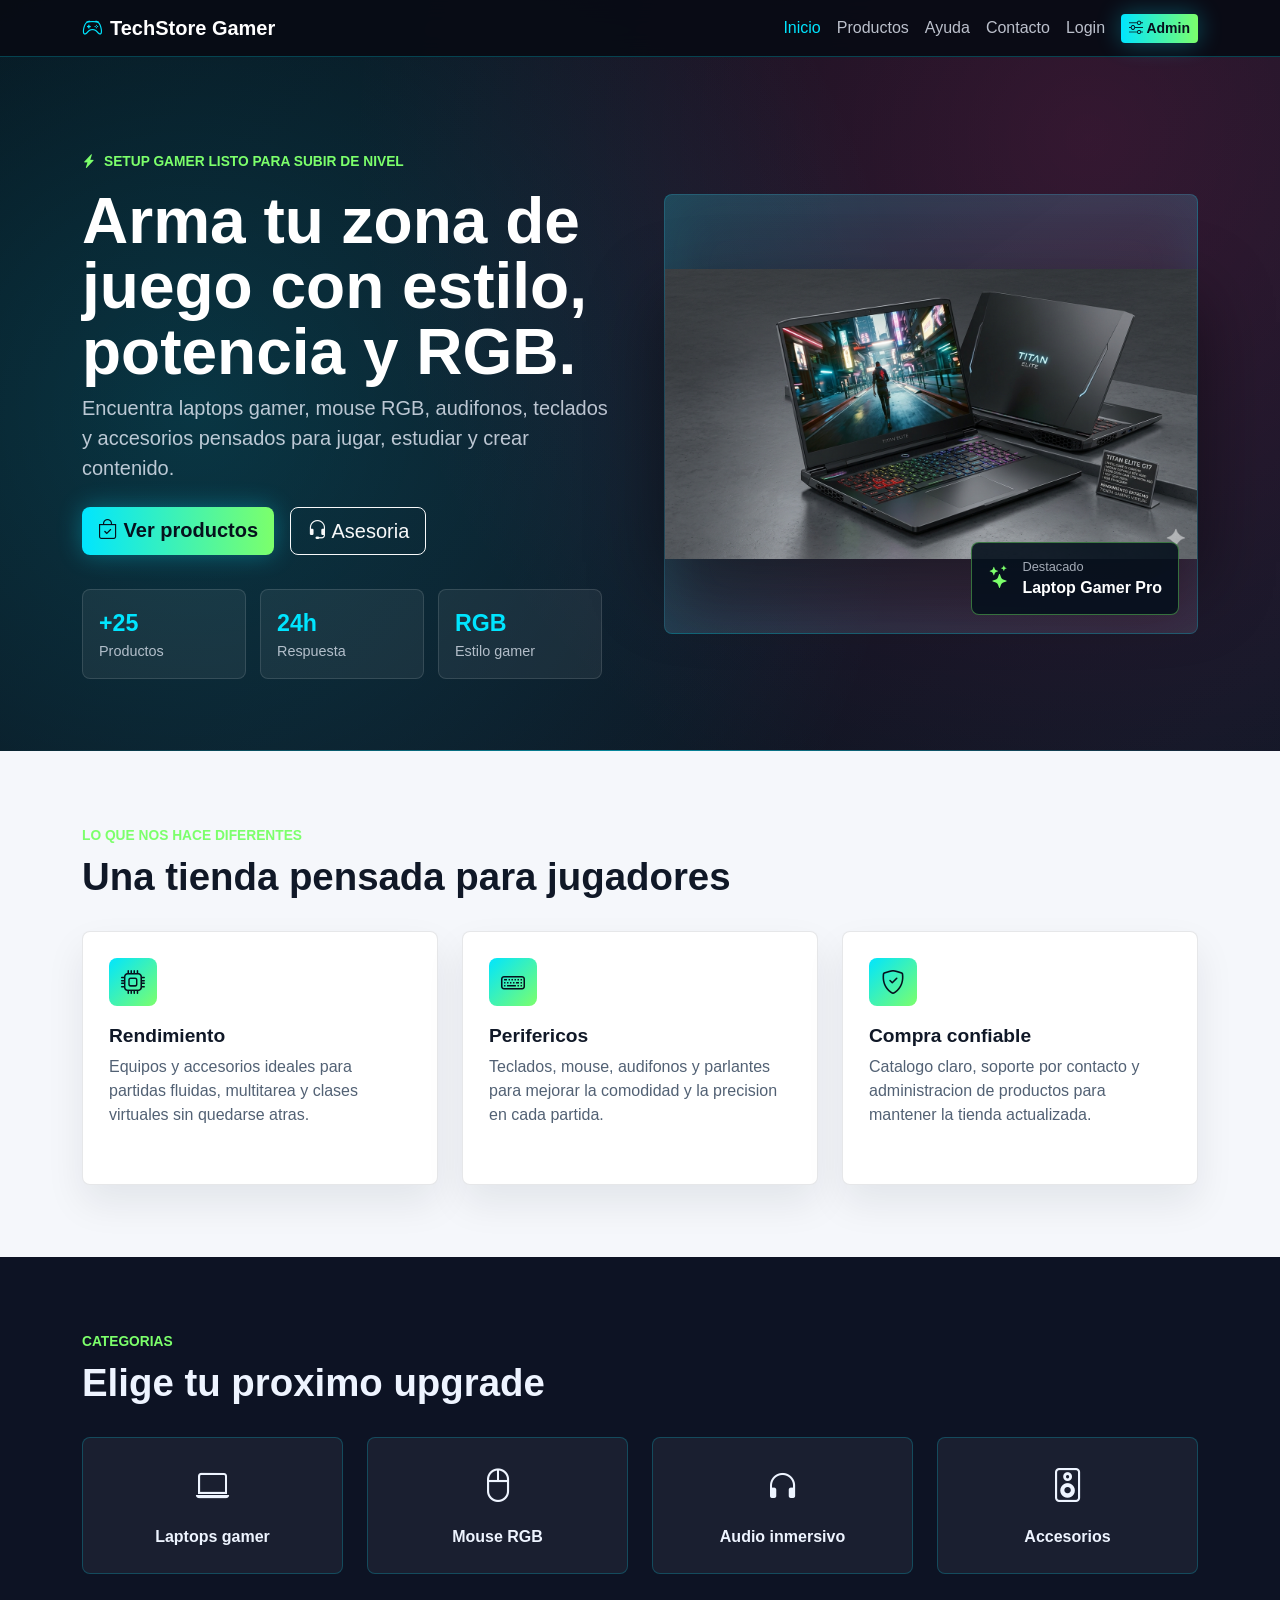
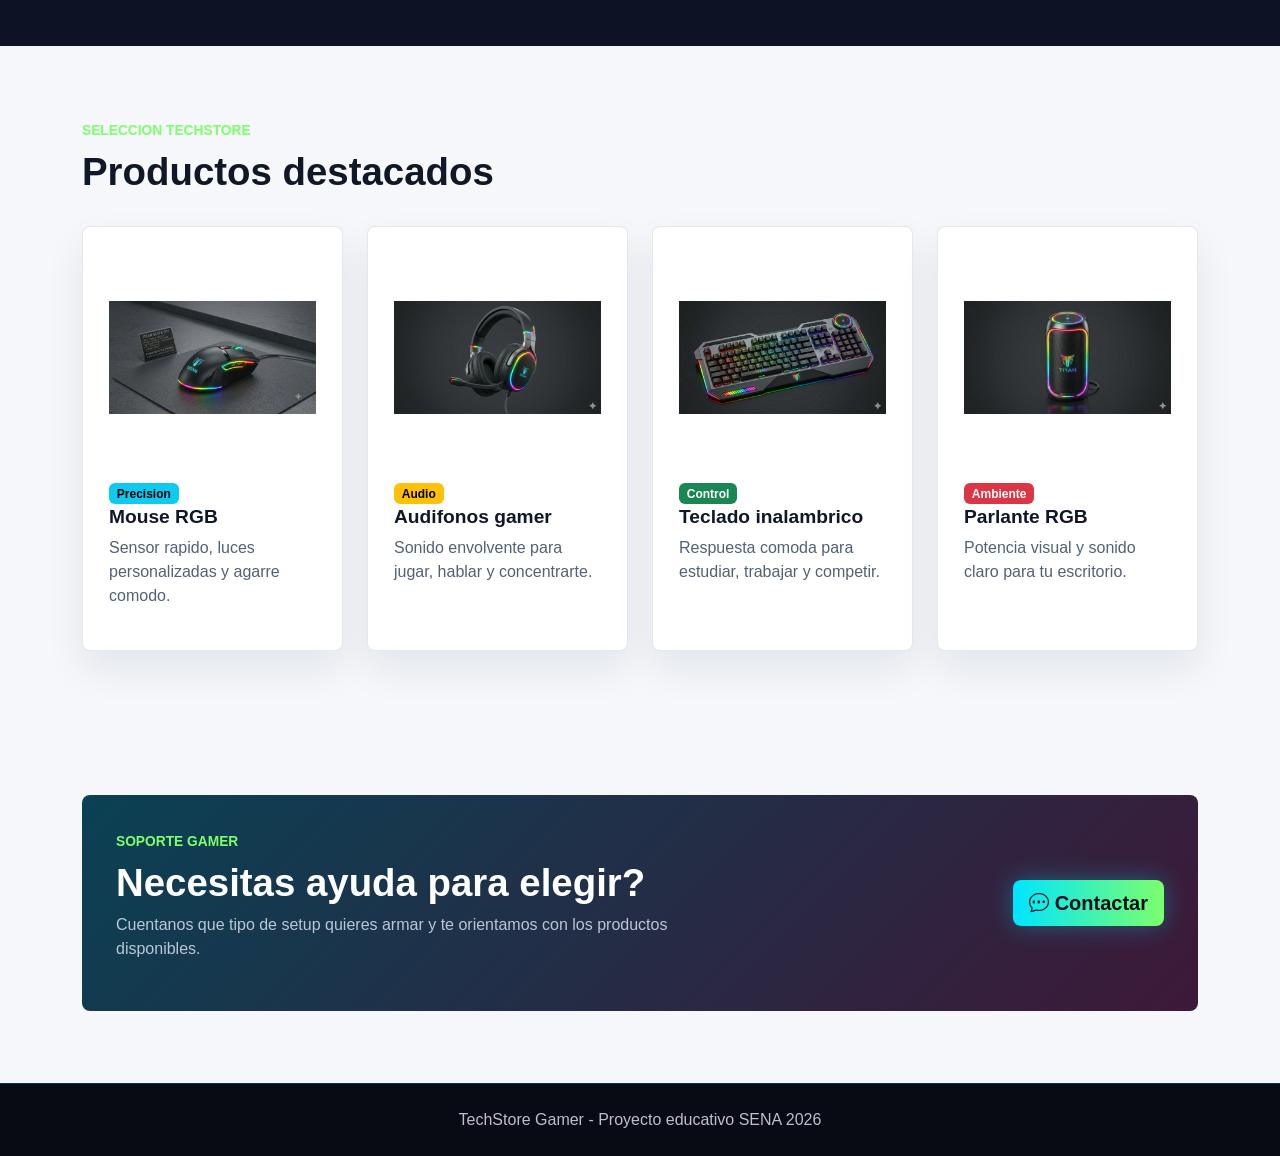
<file: frontend/index.html>
<!doctype html>
<html lang="es">
  <head>
    <meta charset="UTF-8" />
    <meta name="viewport" content="width=device-width, initial-scale=1" />
    <meta
      name="description"
      content="TechStore Gamer, tienda virtual de accesorios, perifericos y equipos para jugadores."
    />
    <title>TechStore Gamer - Tienda Online</title>
    <link
      href="https://cdn.jsdelivr.net/npm/bootstrap@5.3.7/dist/css/bootstrap.min.css"
      rel="stylesheet"
    />
    <link
      rel="stylesheet"
      href="https://cdn.jsdelivr.net/npm/bootstrap-icons@1.11.3/font/bootstrap-icons.min.css"
    />
    <link rel="stylesheet" href="css/estilos.css" />
  </head>

  <body class="gamer-page">
    <nav class="navbar navbar-expand-lg navbar-dark gamer-navbar">
      <div class="container">
        <a class="navbar-brand fw-bold d-flex align-items-center gap-2" href="index.html">
          <i class="bi bi-controller"></i>
          TechStore Gamer
        </a>
        <button
          class="navbar-toggler"
          type="button"
          data-bs-toggle="collapse"
          data-bs-target="#menuPrincipal"
          aria-controls="menuPrincipal"
          aria-expanded="false"
          aria-label="Abrir menu de navegacion"
        >
          <span class="navbar-toggler-icon"></span>
        </button>

        <div class="collapse navbar-collapse" id="menuPrincipal">
          <ul class="navbar-nav ms-auto align-items-lg-center">
            <li class="nav-item">
              <a class="nav-link active" aria-current="page" href="index.html">
                Inicio
              </a>
            </li>
            <li class="nav-item">
              <a class="nav-link" href="productos.html">Productos</a>
            </li>
            <li class="nav-item">
              <a class="nav-link" href="ayuda.html">Ayuda</a>
            </li>
            <li class="nav-item">
              <a class="nav-link" href="contacto.html">Contacto</a>
            </li>
            <li class="nav-item">
              <a class="nav-link" href="login.html">Login</a>
            </li>
            <li class="nav-item ms-lg-2">
              <a class="btn btn-neon btn-sm" href="admin-productos.html">
                <i class="bi bi-sliders"></i>
                Admin
              </a>
            </li>
          </ul>
        </div>
      </div>
    </nav>

    <main>
      <section class="hero-gamer">
        <div class="container">
          <div class="row align-items-center g-5">
            <div class="col-lg-6">
              <span class="hero-badge">
                <i class="bi bi-lightning-charge-fill"></i>
                Setup gamer listo para subir de nivel
              </span>
              <h1 class="display-4 fw-bold mt-3">
                Arma tu zona de juego con estilo, potencia y RGB.
              </h1>
              <p class="lead hero-copy">
                Encuentra laptops gamer, mouse RGB, audifonos, teclados y
                accesorios pensados para jugar, estudiar y crear contenido.
              </p>
              <div class="d-flex flex-wrap gap-3 mt-4">
                <a class="btn btn-neon btn-lg" href="productos.html">
                  <i class="bi bi-bag-check"></i>
                  Ver productos
                </a>
                <a class="btn btn-outline-light btn-lg" href="contacto.html">
                  <i class="bi bi-headset"></i>
                  Asesoria
                </a>
              </div>

              <div class="hero-stats">
                <div>
                  <strong>+25</strong>
                  <span>Productos</span>
                </div>
                <div>
                  <strong>24h</strong>
                  <span>Respuesta</span>
                </div>
                <div>
                  <strong>RGB</strong>
                  <span>Estilo gamer</span>
                </div>
              </div>
            </div>

            <div class="col-lg-6">
              <div class="hero-product">
                <img
                  src="img/laptogamer.png"
                  alt="Laptop gamer destacada de TechStore"
                />
                <div class="floating-offer">
                  <i class="bi bi-stars"></i>
                  <div>
                    <span>Destacado</span>
                    <strong>Laptop Gamer Pro</strong>
                  </div>
                </div>
              </div>
            </div>
          </div>
        </div>
      </section>

      <section class="gamer-section">
        <div class="container">
          <div class="section-heading">
            <span class="section-kicker">Lo que nos hace diferentes</span>
            <h2>Una tienda pensada para jugadores</h2>
          </div>

          <div class="row g-4">
            <div class="col-md-4">
              <article class="feature-card h-100">
                <i class="bi bi-cpu"></i>
                <h3>Rendimiento</h3>
                <p>
                  Equipos y accesorios ideales para partidas fluidas,
                  multitarea y clases virtuales sin quedarse atras.
                </p>
              </article>
            </div>

            <div class="col-md-4">
              <article class="feature-card h-100">
                <i class="bi bi-keyboard"></i>
                <h3>Perifericos</h3>
                <p>
                  Teclados, mouse, audifonos y parlantes para mejorar la
                  comodidad y la precision en cada partida.
                </p>
              </article>
            </div>

            <div class="col-md-4">
              <article class="feature-card h-100">
                <i class="bi bi-shield-check"></i>
                <h3>Compra confiable</h3>
                <p>
                  Catalogo claro, soporte por contacto y administracion de
                  productos para mantener la tienda actualizada.
                </p>
              </article>
            </div>
          </div>
        </div>
      </section>

      <section class="gamer-section section-dark">
        <div class="container">
          <div class="section-heading">
            <span class="section-kicker">Categorias</span>
            <h2>Elige tu proximo upgrade</h2>
          </div>

          <div class="row g-4">
            <div class="col-sm-6 col-lg-3">
              <a class="category-tile" href="productos.html">
                <i class="bi bi-laptop"></i>
                <span>Laptops gamer</span>
              </a>
            </div>
            <div class="col-sm-6 col-lg-3">
              <a class="category-tile" href="productos.html">
                <i class="bi bi-mouse2"></i>
                <span>Mouse RGB</span>
              </a>
            </div>
            <div class="col-sm-6 col-lg-3">
              <a class="category-tile" href="productos.html">
                <i class="bi bi-headphones"></i>
                <span>Audio inmersivo</span>
              </a>
            </div>
            <div class="col-sm-6 col-lg-3">
              <a class="category-tile" href="productos.html">
                <i class="bi bi-speaker"></i>
                <span>Accesorios</span>
              </a>
            </div>
          </div>
        </div>
      </section>

      <section class="gamer-section">
        <div class="container">
          <div class="section-heading">
            <span class="section-kicker">Seleccion TechStore</span>
            <h2>Productos destacados</h2>
          </div>

          <div class="row g-4">
            <div class="col-md-6 col-lg-3">
              <div class="product-highlight h-100">
                <img src="img/mousergb.png" alt="Mouse RGB gamer" />
                <div>
                  <span class="badge text-bg-info">Precision</span>
                  <h3>Mouse RGB</h3>
                  <p>Sensor rapido, luces personalizadas y agarre comodo.</p>
                </div>
              </div>
            </div>

            <div class="col-md-6 col-lg-3">
              <div class="product-highlight h-100">
                <img src="img/Audifonos.png" alt="Audifonos gamer" />
                <div>
                  <span class="badge text-bg-warning">Audio</span>
                  <h3>Audifonos gamer</h3>
                  <p>Sonido envolvente para jugar, hablar y concentrarte.</p>
                </div>
              </div>
            </div>

            <div class="col-md-6 col-lg-3">
              <div class="product-highlight h-100">
                <img src="img/tecladoinalámbrico.png" alt="Teclado gamer" />
                <div>
                  <span class="badge text-bg-success">Control</span>
                  <h3>Teclado inalambrico</h3>
                  <p>Respuesta comoda para estudiar, trabajar y competir.</p>
                </div>
              </div>
            </div>

            <div class="col-md-6 col-lg-3">
              <div class="product-highlight h-100">
                <img src="img/Parlante.png" alt="Parlante gamer" />
                <div>
                  <span class="badge text-bg-danger">Ambiente</span>
                  <h3>Parlante RGB</h3>
                  <p>Potencia visual y sonido claro para tu escritorio.</p>
                </div>
              </div>
            </div>
          </div>
        </div>
      </section>

      <section class="cta-gamer">
        <div class="container">
          <div class="cta-panel">
            <div>
              <span class="section-kicker">Soporte gamer</span>
              <h2>Necesitas ayuda para elegir?</h2>
              <p>
                Cuentanos que tipo de setup quieres armar y te orientamos con
                los productos disponibles.
              </p>
            </div>
            <a class="btn btn-neon btn-lg" href="contacto.html">
              <i class="bi bi-chat-dots"></i>
              Contactar
            </a>
          </div>
        </div>
      </section>
    </main>

    <footer class="gamer-footer text-center py-4">
      <div class="container">
        <p class="mb-0">TechStore Gamer - Proyecto educativo SENA 2026</p>
      </div>
    </footer>

    <script src="js/script.js"></script>
    <script src="https://cdn.jsdelivr.net/npm/bootstrap@5.3.7/dist/js/bootstrap.bundle.min.js"></script>
  </body>
</html>
</file>
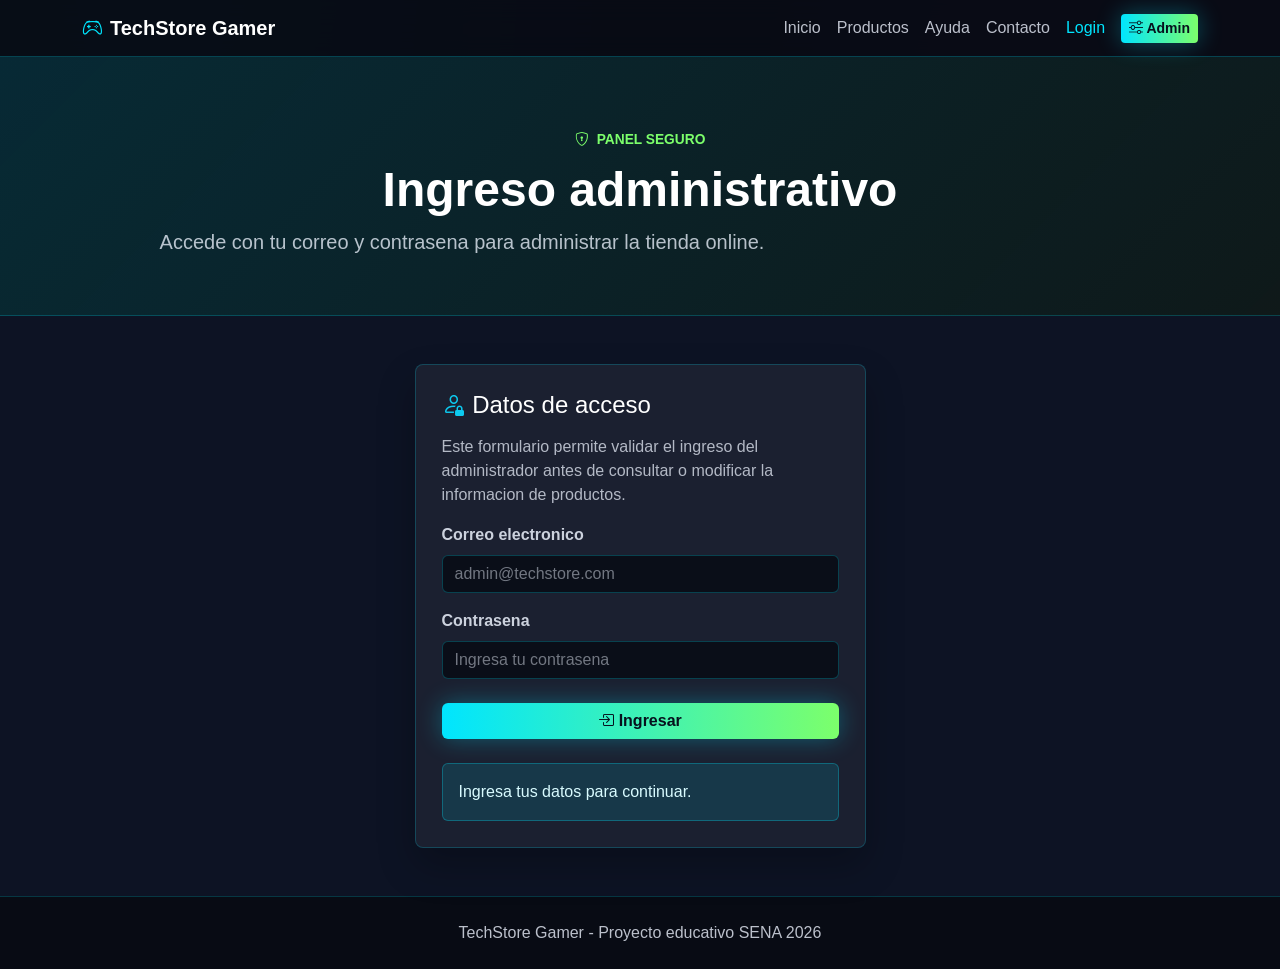
<file: frontend/admin-productos.html>
<!doctype html>
<html lang="es">
  <head>
    <meta charset="UTF-8" />
    <meta name="viewport" content="width=device-width, initial-scale=1" />
    <meta
      name="description"
      content="Pagina de administracion de productos para TechStore Gamer."
    />
    <title>Administracion de productos - TechStore Gamer</title>
    <script src="js/auth.js"></script>
    <link
      href="https://cdn.jsdelivr.net/npm/bootstrap@5.3.7/dist/css/bootstrap.min.css"
      rel="stylesheet"
    />
    <link
      rel="stylesheet"
      href="https://cdn.jsdelivr.net/npm/bootstrap-icons@1.11.3/font/bootstrap-icons.min.css"
    />
    <link rel="stylesheet" href="css/estilos.css" />
  </head>

  <body class="gamer-page inner-page">
    <nav class="navbar navbar-expand-lg navbar-dark gamer-navbar">
      <div class="container">
        <a class="navbar-brand fw-bold d-flex align-items-center gap-2" href="index.html">
          <i class="bi bi-controller"></i>
          TechStore Gamer
        </a>
        <button
          class="navbar-toggler"
          type="button"
          data-bs-toggle="collapse"
          data-bs-target="#menuPrincipal"
          aria-controls="menuPrincipal"
          aria-expanded="false"
          aria-label="Abrir menu de navegacion"
        >
          <span class="navbar-toggler-icon"></span>
        </button>

        <div class="collapse navbar-collapse" id="menuPrincipal">
          <ul class="navbar-nav ms-auto align-items-lg-center">
            <li class="nav-item">
              <a class="nav-link" href="index.html">Inicio</a>
            </li>
            <li class="nav-item">
              <a class="nav-link" href="productos.html">Productos</a>
            </li>
            <li class="nav-item">
              <a class="nav-link" href="ayuda.html">Ayuda</a>
            </li>
            <li class="nav-item">
              <a class="nav-link" href="contacto.html">Contacto</a>
            </li>
            <li class="nav-item">
              <a class="nav-link" href="login.html">Login</a>
            </li>
            <li class="nav-item">
              <a
                class="nav-link active"
                aria-current="page"
                href="admin-productos.html"
              >
                <i class="bi bi-sliders"></i>
                Admin
              </a>
            </li>
            <li class="nav-item ms-lg-3">
              <button
                type="button"
                class="btn btn-outline-light"
                id="btnCerrarSesion"
              >
                <i class="bi bi-box-arrow-right"></i>
                Cerrar sesion
              </button>
            </li>
          </ul>
        </div>
      </div>
    </nav>

    <main>
      <section class="page-hero">
        <div class="container text-center">
          <span class="section-kicker justify-content-center">
            <i class="bi bi-tools"></i>
            Gestion gamer
          </span>
          <h1 class="display-5 fw-bold">Administracion de productos</h1>
          <p class="lead mb-0">
            Registra, consulta y organiza los productos de TechStore Gamer.
          </p>
        </div>
      </section>

      <section class="support-section py-5">
        <div class="container">
          <div class="row g-4">
            <div class="col-lg-5">
              <div class="card gamer-card">
                <div class="card-body">
                  <h2 class="h4 mb-4">
                    <i class="bi bi-plus-square text-info"></i>
                    Formulario de producto
                  </h2>

                  <form id="formProducto">
                    <div class="mb-3">
                      <label for="nombre" class="form-label">Nombre</label>
                      <input
                        type="text"
                        class="form-control"
                        id="nombre"
                        name="nombre"
                        required
                      />
                    </div>

                    <div class="mb-3">
                      <label for="descripcion" class="form-label">
                        Descripcion
                      </label>
                      <textarea
                        class="form-control"
                        id="descripcion"
                        name="descripcion"
                        rows="3"
                        required
                      ></textarea>
                    </div>

                    <div class="row">
                      <div class="col-md-6 mb-3">
                        <label for="precio" class="form-label">Precio</label>
                        <input
                          type="number"
                          class="form-control"
                          id="precio"
                          name="precio"
                          min="0"
                          step="0.01"
                          required
                        />
                      </div>

                      <div class="col-md-6 mb-3">
                        <label for="stock" class="form-label">Stock</label>
                        <input
                          type="number"
                          class="form-control"
                          id="stock"
                          name="stock"
                          min="0"
                          required
                        />
                      </div>
                    </div>

                    <div class="mb-3">
                      <label for="categoria" class="form-label">
                        Categoria
                      </label>
                      <input
                        type="text"
                        class="form-control"
                        id="categoria"
                        name="categoria"
                        required
                      />
                    </div>

                    <div class="mb-4">
                      <label for="imagen" class="form-label">Imagen</label>
                      <input
                        type="text"
                        class="form-control"
                        id="imagen"
                        name="imagen"
                        placeholder="img/producto.jpg"
                        required
                      />
                    </div>

                    <button type="submit" class="btn btn-neon w-100">
                      <i class="bi bi-save"></i>
                      Guardar producto
                    </button>
                  </form>
                </div>
              </div>
            </div>

            <div class="col-lg-7">
              <h2 class="h4 mb-4">
                <i class="bi bi-table text-warning"></i>
                Listado de productos
              </h2>

              <div class="table-responsive gamer-table-wrap">
                <table class="table table-dark table-striped table-bordered align-middle mb-0">
                  <thead>
                    <tr>
                      <th>Nombre</th>
                      <th>Categoria</th>
                      <th>Precio</th>
                      <th>Stock</th>
                      <th>Acciones</th>
                    </tr>
                  </thead>
                  <tbody id="tablaProductos">
                    <tr>
                      <td>Portatil estudiantil</td>
                      <td>Computadores</td>
                      <td>$1.850.000</td>
                      <td>8</td>
                      <td>
                        <button type="button" class="btn btn-warning btn-sm">
                          Editar
                        </button>
                        <button type="button" class="btn btn-danger btn-sm">
                          Eliminar
                        </button>
                      </td>
                    </tr>
                    <tr>
                      <td>Mouse inalambrico</td>
                      <td>Accesorios</td>
                      <td>$45.000</td>
                      <td>20</td>
                      <td>
                        <button type="button" class="btn btn-warning btn-sm">
                          Editar
                        </button>
                        <button type="button" class="btn btn-danger btn-sm">
                          Eliminar
                        </button>
                      </td>
                    </tr>
                  </tbody>
                </table>
              </div>
            </div>
          </div>
        </div>
      </section>
    </main>

    <footer class="gamer-footer text-center py-4">
      <div class="container">
        <p class="mb-0">TechStore Gamer - Proyecto educativo SENA 2026</p>
      </div>
    </footer>

    <script src="js/script.js"></script>
    <script src="js/productos.js"></script>
    <script src="https://cdn.jsdelivr.net/npm/bootstrap@5.3.7/dist/js/bootstrap.bundle.min.js"></script>
  </body>
</html>
</file>
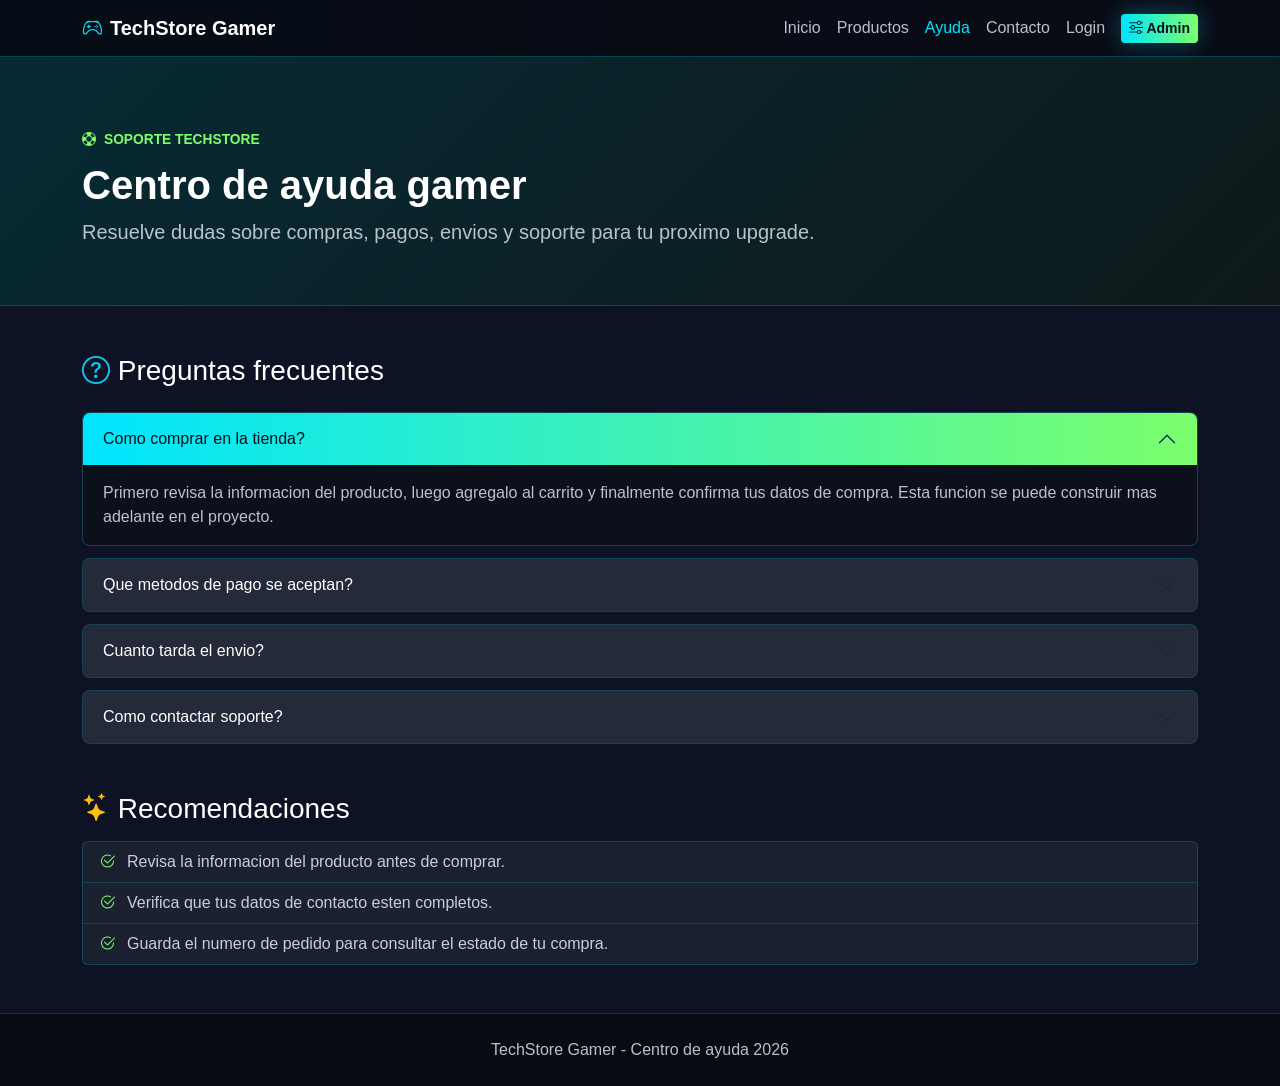
<file: frontend/ayuda.html>
<!doctype html>
<html lang="es">
  <head>
    <meta charset="UTF-8" />
    <meta name="viewport" content="width=device-width, initial-scale=1" />
    <meta
      name="description"
      content="Centro de ayuda de una tienda online basica."
    />
    <title>Centro de ayuda - TechStore</title>
    <link
      href="https://cdn.jsdelivr.net/npm/bootstrap@5.3.7/dist/css/bootstrap.min.css"
      rel="stylesheet"
    />
    <link
      rel="stylesheet"
      href="https://cdn.jsdelivr.net/npm/bootstrap-icons@1.11.3/font/bootstrap-icons.min.css"
    />
    <link rel="stylesheet" href="css/estilos.css" />
  </head>

  <body class="gamer-page inner-page">
    <nav class="navbar navbar-expand-lg navbar-dark gamer-navbar">
      <div class="container">
        <a class="navbar-brand fw-bold d-flex align-items-center gap-2" href="index.html">
          <i class="bi bi-controller"></i>
          TechStore Gamer
        </a>
        <button
          class="navbar-toggler"
          type="button"
          data-bs-toggle="collapse"
          data-bs-target="#menuPrincipal"
          aria-controls="menuPrincipal"
          aria-expanded="false"
          aria-label="Abrir menu de navegacion"
        >
          <span class="navbar-toggler-icon"></span>
        </button>

        <div class="collapse navbar-collapse" id="menuPrincipal">
          <ul class="navbar-nav ms-auto align-items-lg-center">
            <li class="nav-item">
              <a class="nav-link" href="index.html">Inicio</a>
            </li>
            <li class="nav-item">
              <a class="nav-link" href="productos.html">Productos</a>
            </li>
            <li class="nav-item">
              <a class="nav-link active" aria-current="page" href="ayuda.html">
                Ayuda
              </a>
            </li>
            <li class="nav-item">
              <a class="nav-link" href="contacto.html">Contacto</a>
            </li>
            <li class="nav-item">
              <a class="nav-link" href="login.html">Login</a>
            </li>
            <li class="nav-item ms-lg-2">
              <a class="btn btn-neon btn-sm" href="admin-productos.html">
                <i class="bi bi-sliders"></i>
                Admin
              </a>
            </li>
          </ul>
        </div>
      </div>
    </nav>

    <main>
      <section class="page-hero">
        <div class="container">
          <span class="section-kicker">
            <i class="bi bi-life-preserver"></i>
            Soporte TechStore
          </span>
          <h1 class="display-6 fw-bold">Centro de ayuda gamer</h1>
          <p class="lead mb-0">
            Resuelve dudas sobre compras, pagos, envios y soporte para tu
            proximo upgrade.
          </p>
        </div>
      </section>

      <section class="support-section py-5">
        <div class="container">
          <h2 class="h3 mb-4">
            <i class="bi bi-question-circle text-info"></i>
            Preguntas frecuentes
          </h2>

          <div class="accordion gamer-accordion" id="preguntasFrecuentes">
            <div class="accordion-item">
              <h3 class="accordion-header">
                <button
                  class="accordion-button"
                  type="button"
                  data-bs-toggle="collapse"
                  data-bs-target="#preguntaUno"
                  aria-expanded="true"
                  aria-controls="preguntaUno"
                >
                  Como comprar en la tienda?
                </button>
              </h3>
              <div
                id="preguntaUno"
                class="accordion-collapse collapse show"
                data-bs-parent="#preguntasFrecuentes"
              >
                <div class="accordion-body">
                  Primero revisa la informacion del producto, luego agregalo al
                  carrito y finalmente confirma tus datos de compra. Esta
                  funcion se puede construir mas adelante en el proyecto.
                </div>
              </div>
            </div>

            <div class="accordion-item">
              <h3 class="accordion-header">
                <button
                  class="accordion-button collapsed"
                  type="button"
                  data-bs-toggle="collapse"
                  data-bs-target="#preguntaDos"
                  aria-expanded="false"
                  aria-controls="preguntaDos"
                >
                  Que metodos de pago se aceptan?
                </button>
              </h3>
              <div
                id="preguntaDos"
                class="accordion-collapse collapse"
                data-bs-parent="#preguntasFrecuentes"
              >
                <div class="accordion-body">
                  En una tienda real se podrian aceptar pagos con tarjeta,
                  transferencia o pago contra entrega. Por ahora esta pagina es
                  una maqueta educativa.
                </div>
              </div>
            </div>

            <div class="accordion-item">
              <h3 class="accordion-header">
                <button
                  class="accordion-button collapsed"
                  type="button"
                  data-bs-toggle="collapse"
                  data-bs-target="#preguntaTres"
                  aria-expanded="false"
                  aria-controls="preguntaTres"
                >
                  Cuanto tarda el envio?
                </button>
              </h3>
              <div
                id="preguntaTres"
                class="accordion-collapse collapse"
                data-bs-parent="#preguntasFrecuentes"
              >
                <div class="accordion-body">
                  El tiempo de envio depende de la ciudad y del servicio de
                  transporte. Como ejemplo, podria tardar entre 2 y 5 dias
                  habiles.
                </div>
              </div>
            </div>

            <div class="accordion-item">
              <h3 class="accordion-header">
                <button
                  class="accordion-button collapsed"
                  type="button"
                  data-bs-toggle="collapse"
                  data-bs-target="#preguntaCuatro"
                  aria-expanded="false"
                  aria-controls="preguntaCuatro"
                >
                  Como contactar soporte?
                </button>
              </h3>
              <div
                id="preguntaCuatro"
                class="accordion-collapse collapse"
                data-bs-parent="#preguntasFrecuentes"
              >
                <div class="accordion-body">
                  Puedes ir a la pagina de contacto y enviar tus datos para que
                  el equipo de soporte revise tu solicitud.
                </div>
              </div>
            </div>
          </div>
        </div>
      </section>

      <section class="support-section pb-5">
        <div class="container">
          <h2 class="h3 mb-3">
            <i class="bi bi-stars text-warning"></i>
            Recomendaciones
          </h2>
          <ul class="list-group gamer-list">
            <li class="list-group-item">
              <i class="bi bi-check2-circle"></i>
              Revisa la informacion del producto antes de comprar.
            </li>
            <li class="list-group-item">
              <i class="bi bi-check2-circle"></i>
              Verifica que tus datos de contacto esten completos.
            </li>
            <li class="list-group-item">
              <i class="bi bi-check2-circle"></i>
              Guarda el numero de pedido para consultar el estado de tu compra.
            </li>
          </ul>
        </div>
      </section>
    </main>

    <footer class="gamer-footer text-center py-4">
      <div class="container">
        <p class="mb-0">TechStore Gamer - Centro de ayuda 2026</p>
      </div>
    </footer>

    <script src="https://cdn.jsdelivr.net/npm/bootstrap@5.3.7/dist/js/bootstrap.bundle.min.js"></script>
  </body>
</html>
</file>
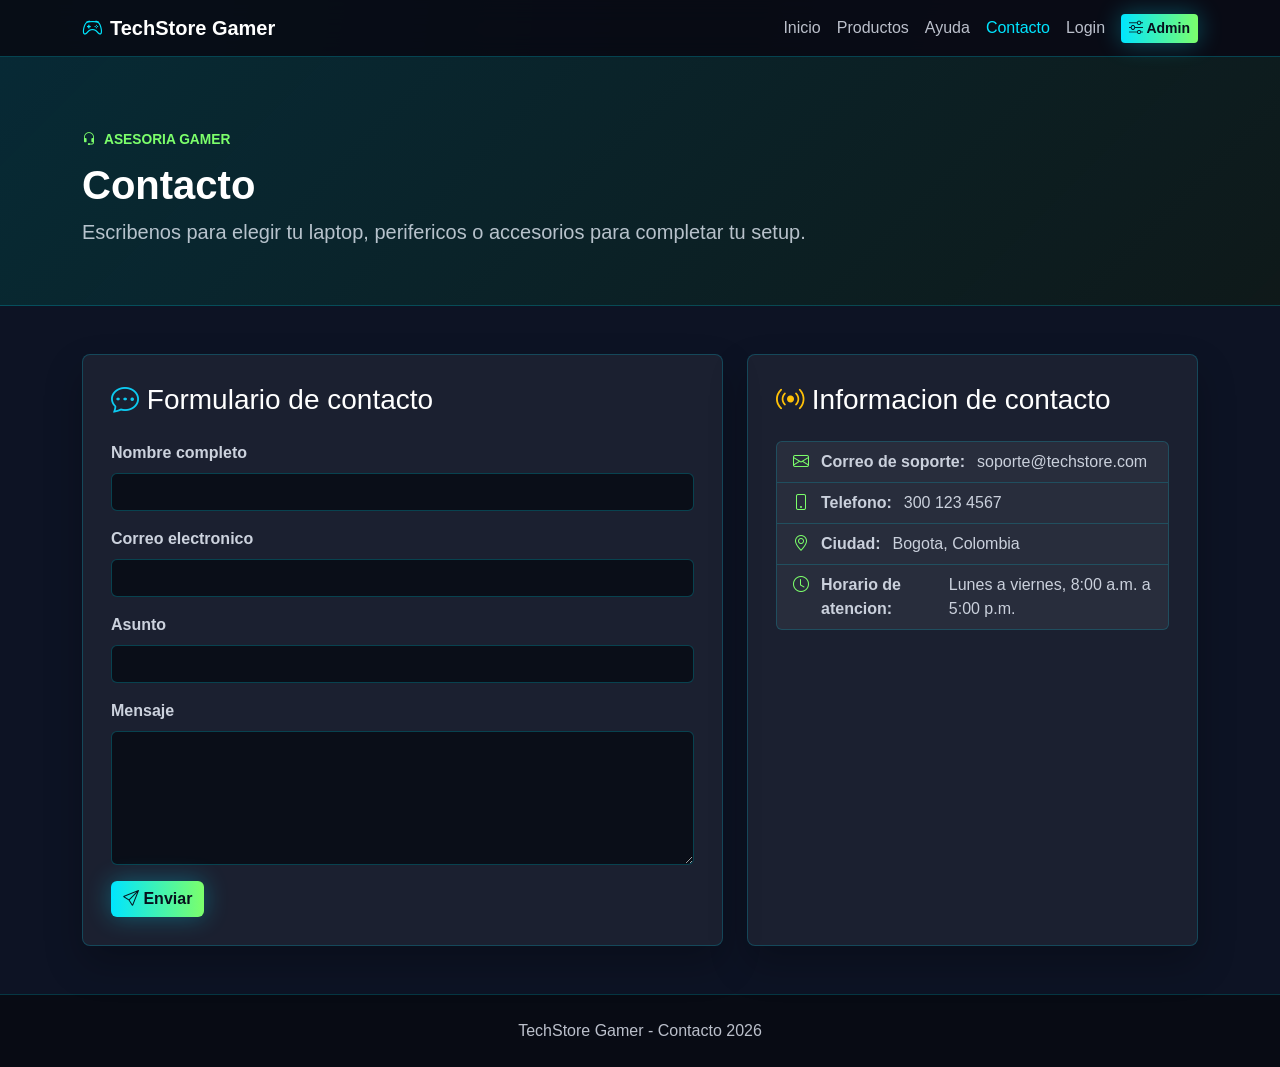
<file: frontend/contacto.html>
<!doctype html>
<html lang="es">
  <head>
    <meta charset="UTF-8" />
    <meta name="viewport" content="width=device-width, initial-scale=1" />
    <meta
      name="description"
      content="Pagina de contacto de una tienda online basica."
    />
    <title>Contacto - TechStore</title>
    <link
      href="https://cdn.jsdelivr.net/npm/bootstrap@5.3.7/dist/css/bootstrap.min.css"
      rel="stylesheet"
    />
    <link
      rel="stylesheet"
      href="https://cdn.jsdelivr.net/npm/bootstrap-icons@1.11.3/font/bootstrap-icons.min.css"
    />
    <link rel="stylesheet" href="css/estilos.css" />
  </head>

  <body class="gamer-page inner-page">
    <nav class="navbar navbar-expand-lg navbar-dark gamer-navbar">
      <div class="container">
        <a class="navbar-brand fw-bold d-flex align-items-center gap-2" href="index.html">
          <i class="bi bi-controller"></i>
          TechStore Gamer
        </a>
        <button
          class="navbar-toggler"
          type="button"
          data-bs-toggle="collapse"
          data-bs-target="#menuPrincipal"
          aria-controls="menuPrincipal"
          aria-expanded="false"
          aria-label="Abrir menu de navegacion"
        >
          <span class="navbar-toggler-icon"></span>
        </button>

        <div class="collapse navbar-collapse" id="menuPrincipal">
          <ul class="navbar-nav ms-auto align-items-lg-center">
            <li class="nav-item">
              <a class="nav-link" href="index.html">Inicio</a>
            </li>
            <li class="nav-item">
              <a class="nav-link" href="productos.html">Productos</a>
            </li>
            <li class="nav-item">
              <a class="nav-link" href="ayuda.html">Ayuda</a>
            </li>
            <li class="nav-item">
              <a
                class="nav-link active"
                aria-current="page"
                href="contacto.html"
              >
                Contacto
              </a>
            </li>
            <li class="nav-item">
              <a class="nav-link" href="login.html">Login</a>
            </li>
            <li class="nav-item ms-lg-2">
              <a class="btn btn-neon btn-sm" href="admin-productos.html">
                <i class="bi bi-sliders"></i>
                Admin
              </a>
            </li>
          </ul>
        </div>
      </div>
    </nav>

    <main>
      <section class="page-hero">
        <div class="container">
          <span class="section-kicker">
            <i class="bi bi-headset"></i>
            Asesoria gamer
          </span>
          <h1 class="display-6 fw-bold">Contacto</h1>
          <p class="lead mb-0">
            Escribenos para elegir tu laptop, perifericos o accesorios para
            completar tu setup.
          </p>
        </div>
      </section>

      <section class="support-section py-5">
        <div class="container">
          <div class="row g-4">
            <div class="col-lg-7">
              <div class="gamer-form-panel">
                <h2 class="h3 mb-4">
                  <i class="bi bi-chat-dots text-info"></i>
                  Formulario de contacto
                </h2>

                <form>
                  <div class="mb-3">
                    <label for="nombre" class="form-label">
                      Nombre completo
                    </label>
                    <input
                      type="text"
                      class="form-control"
                      id="nombre"
                      name="nombre"
                      required
                    />
                  </div>

                  <div class="mb-3">
                    <label for="correo" class="form-label">
                      Correo electronico
                    </label>
                    <input
                      type="email"
                      class="form-control"
                      id="correo"
                      name="correo"
                      required
                    />
                  </div>

                  <div class="mb-3">
                    <label for="asunto" class="form-label">Asunto</label>
                    <input
                      type="text"
                      class="form-control"
                      id="asunto"
                      name="asunto"
                      required
                    />
                  </div>

                  <div class="mb-3">
                    <label for="mensaje" class="form-label">Mensaje</label>
                    <textarea
                      class="form-control"
                      id="mensaje"
                      name="mensaje"
                      rows="5"
                      required
                    ></textarea>
                  </div>

                  <button type="submit" class="btn btn-neon">
                    <i class="bi bi-send"></i>
                    Enviar
                  </button>
                </form>
              </div>
            </div>

            <div class="col-lg-5">
              <div class="gamer-form-panel h-100">
                <h2 class="h3 mb-4">
                  <i class="bi bi-broadcast text-warning"></i>
                  Informacion de contacto
                </h2>
                <ul class="list-group gamer-list">
                  <li class="list-group-item">
                    <i class="bi bi-envelope"></i>
                    <strong>Correo de soporte:</strong> soporte@techstore.com
                  </li>
                  <li class="list-group-item">
                    <i class="bi bi-phone"></i>
                    <strong>Telefono:</strong> 300 123 4567
                  </li>
                  <li class="list-group-item">
                    <i class="bi bi-geo-alt"></i>
                    <strong>Ciudad:</strong> Bogota, Colombia
                  </li>
                  <li class="list-group-item">
                    <i class="bi bi-clock"></i>
                    <strong>Horario de atencion:</strong> Lunes a viernes, 8:00
                    a.m. a 5:00 p.m.
                  </li>
                </ul>
              </div>
            </div>
          </div>
        </div>
      </section>
    </main>

    <footer class="gamer-footer text-center py-4">
      <div class="container">
        <p class="mb-0">TechStore Gamer - Contacto 2026</p>
      </div>
    </footer>

    <script src="js/script.js"></script>
    <script src="https://cdn.jsdelivr.net/npm/bootstrap@5.3.7/dist/js/bootstrap.bundle.min.js"></script>
  </body>
</html>
</file>
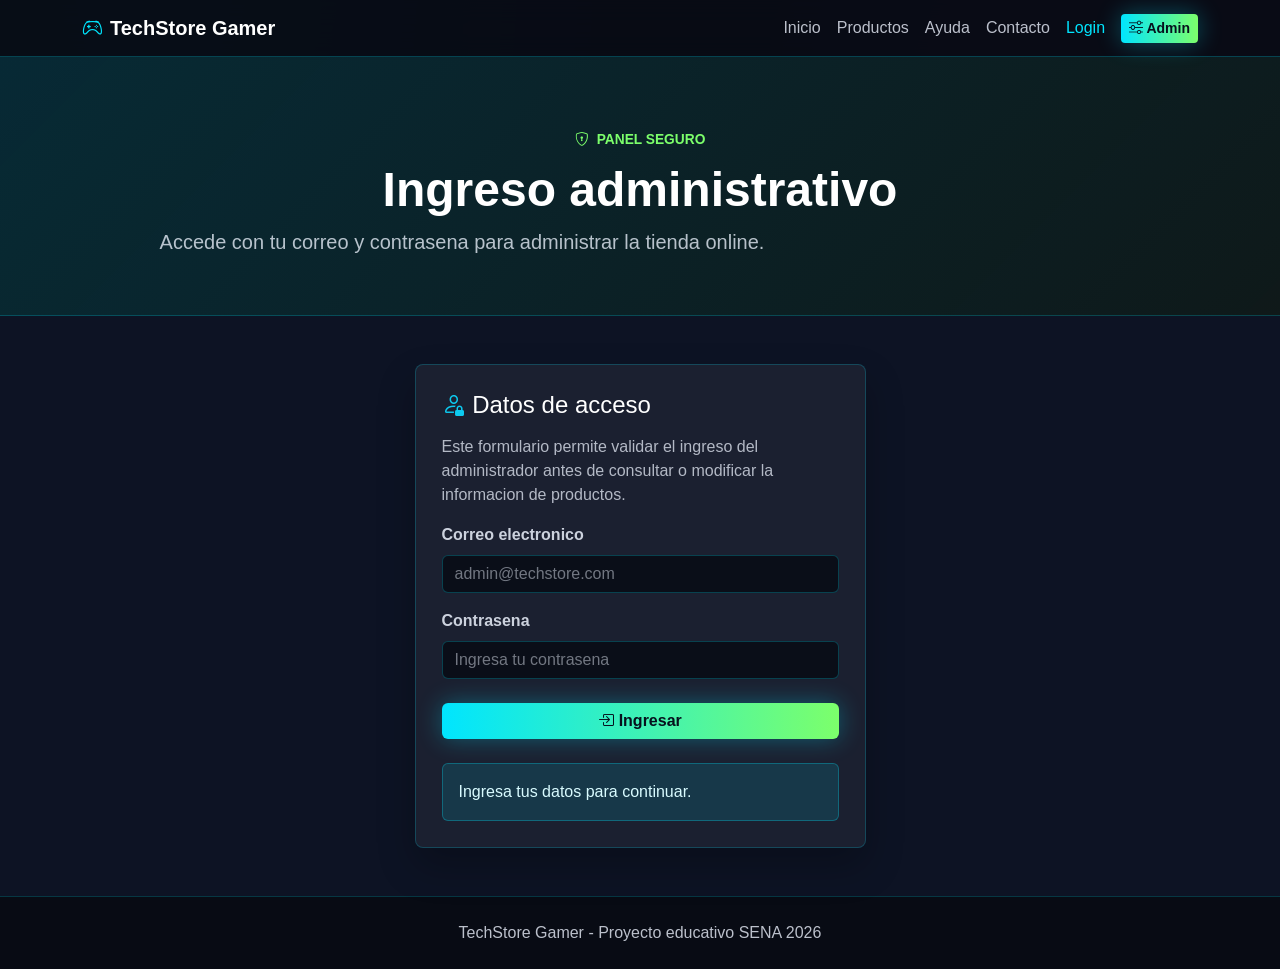
<file: frontend/login.html>
<!doctype html>
<html lang="es">
  <head>
    <meta charset="UTF-8" />
    <meta name="viewport" content="width=device-width, initial-scale=1" />
    <meta
      name="description"
      content="Pagina de ingreso administrativo para la tienda online TechStore."
    />
    <title>Ingreso administrativo - TechStore</title>
    <link
      href="https://cdn.jsdelivr.net/npm/bootstrap@5.3.7/dist/css/bootstrap.min.css"
      rel="stylesheet"
    />
    <link
      rel="stylesheet"
      href="https://cdn.jsdelivr.net/npm/bootstrap-icons@1.11.3/font/bootstrap-icons.min.css"
    />
    <link rel="stylesheet" href="css/estilos.css" />
  </head>

  <body class="gamer-page inner-page">
    <nav class="navbar navbar-expand-lg navbar-dark gamer-navbar">
      <div class="container">
        <a class="navbar-brand fw-bold d-flex align-items-center gap-2" href="index.html">
          <i class="bi bi-controller"></i>
          TechStore Gamer
        </a>
        <button
          class="navbar-toggler"
          type="button"
          data-bs-toggle="collapse"
          data-bs-target="#menuPrincipal"
          aria-controls="menuPrincipal"
          aria-expanded="false"
          aria-label="Abrir menu de navegacion"
        >
          <span class="navbar-toggler-icon"></span>
        </button>

        <div class="collapse navbar-collapse" id="menuPrincipal">
          <ul class="navbar-nav ms-auto align-items-lg-center">
            <li class="nav-item">
              <a class="nav-link" href="index.html">Inicio</a>
            </li>
            <li class="nav-item">
              <a class="nav-link" href="productos.html">Productos</a>
            </li>
            <li class="nav-item">
              <a class="nav-link" href="ayuda.html">Ayuda</a>
            </li>
            <li class="nav-item">
              <a class="nav-link" href="contacto.html">Contacto</a>
            </li>
            <li class="nav-item">
              <a class="nav-link active" aria-current="page" href="login.html">
                Login
              </a>
            </li>
            <li class="nav-item ms-lg-2">
              <a class="btn btn-neon btn-sm" href="admin-productos.html">
                <i class="bi bi-sliders"></i>
                Admin
              </a>
            </li>
          </ul>
        </div>
      </div>
    </nav>

    <main>
      <section class="page-hero">
        <div class="container text-center">
          <span class="section-kicker justify-content-center">
            <i class="bi bi-shield-lock"></i>
            Panel seguro
          </span>
          <h1 class="display-5 fw-bold">Ingreso administrativo</h1>
          <p class="lead mb-0">
            Accede con tu correo y contrasena para administrar la tienda online.
          </p>
        </div>
      </section>

      <section class="support-section py-5">
        <div class="container">
          <div class="row justify-content-center">
            <div class="col-md-8 col-lg-5">
              <div class="card gamer-card">
                <div class="card-body">
                  <h2 class="h4 mb-3">
                    <i class="bi bi-person-lock text-info"></i>
                    Datos de acceso
                  </h2>
                  <p class="text-muted">
                    Este formulario permite validar el ingreso del administrador
                    antes de consultar o modificar la informacion de productos.
                  </p>

                  <form id="formLogin">
                    <div class="mb-3">
                      <label for="correo" class="form-label">
                        Correo electronico
                      </label>
                      <input
                        type="email"
                        class="form-control"
                        id="correo"
                        name="correo"
                        placeholder="admin@techstore.com"
                        required
                      />
                    </div>

                    <div class="mb-4">
                      <label for="password" class="form-label">
                        Contrasena
                      </label>
                      <input
                        type="password"
                        class="form-control"
                        id="password"
                        name="password"
                        placeholder="Ingresa tu contrasena"
                        required
                      />
                    </div>

                    <button type="submit" class="btn btn-neon w-100">
                      <i class="bi bi-box-arrow-in-right"></i>
                      Ingresar
                    </button>
                  </form>

                  <div
                    id="mensajeLogin"
                    class="alert alert-info mt-4 mb-0"
                    role="alert"
                  >
                    Ingresa tus datos para continuar.
                  </div>
                </div>
              </div>
            </div>
          </div>
        </div>
      </section>
    </main>

    <footer class="gamer-footer text-center py-4">
      <div class="container">
        <p class="mb-0">TechStore Gamer - Proyecto educativo SENA 2026</p>
      </div>
    </footer>

    <script src="js/login.js"></script>
    <script src="https://cdn.jsdelivr.net/npm/bootstrap@5.3.7/dist/js/bootstrap.bundle.min.js"></script>
  </body>
</html>
</file>
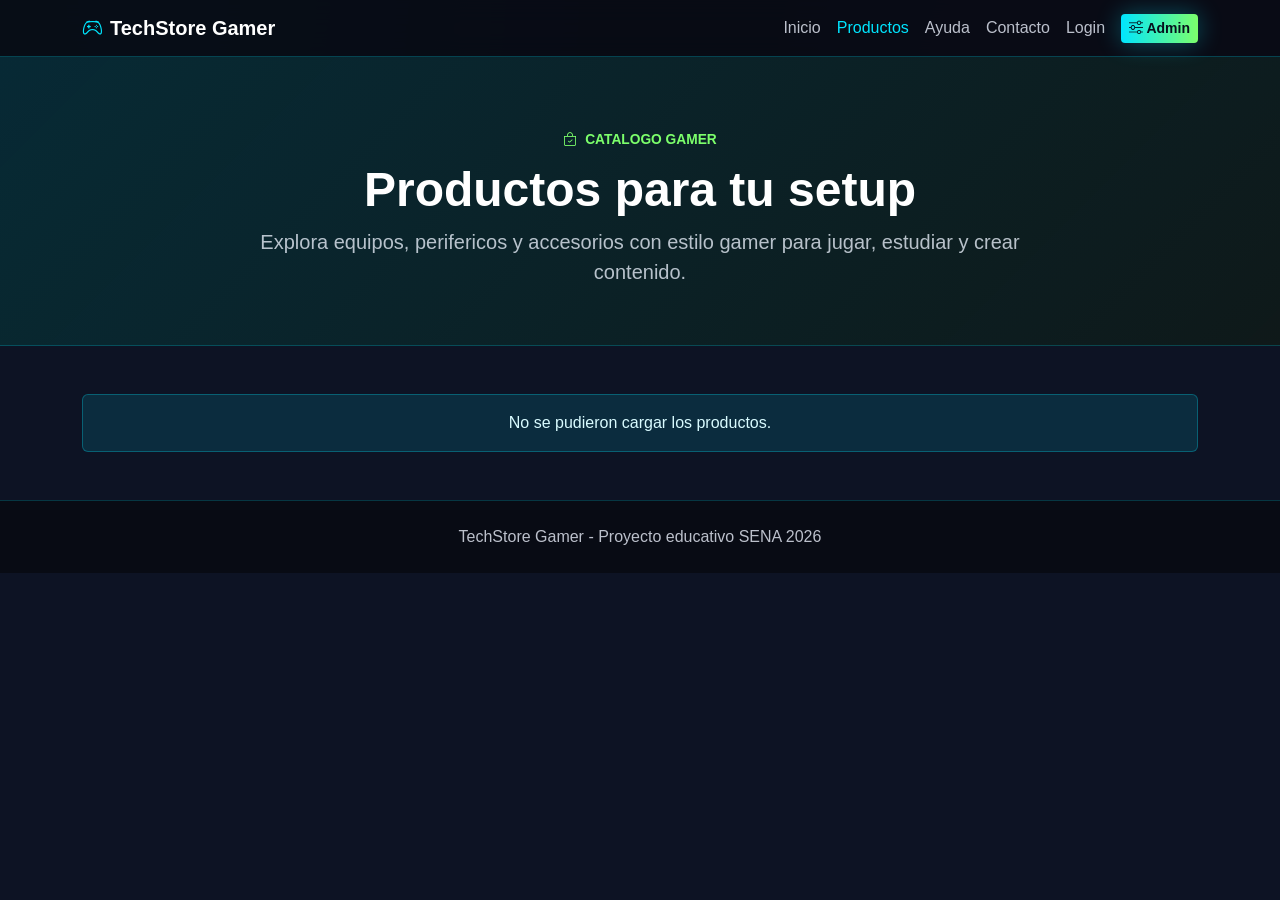
<file: frontend/productos.html>
<!doctype html>
<html lang="es">
  <head>
    <meta charset="UTF-8" />
    <meta name="viewport" content="width=device-width, initial-scale=1" />
    <meta
      name="description"
      content="Catalogo visual de productos de TechStore para aprendices SENA."
    />
    <title>Productos - TechStore</title>
    <link
      href="https://cdn.jsdelivr.net/npm/bootstrap@5.3.7/dist/css/bootstrap.min.css"
      rel="stylesheet"
    />
    <link
      rel="stylesheet"
      href="https://cdn.jsdelivr.net/npm/bootstrap-icons@1.11.3/font/bootstrap-icons.min.css"
    />
    <link rel="stylesheet" href="css/estilos.css" />
  </head>

  <body class="gamer-page inner-page">
    <nav class="navbar navbar-expand-lg navbar-dark gamer-navbar">
      <div class="container">
        <a class="navbar-brand fw-bold d-flex align-items-center gap-2" href="index.html">
          <i class="bi bi-controller"></i>
          TechStore Gamer
        </a>
        <button
          class="navbar-toggler"
          type="button"
          data-bs-toggle="collapse"
          data-bs-target="#menuPrincipal"
          aria-controls="menuPrincipal"
          aria-expanded="false"
          aria-label="Abrir menu de navegacion"
        >
          <span class="navbar-toggler-icon"></span>
        </button>

        <div class="collapse navbar-collapse" id="menuPrincipal">
          <ul class="navbar-nav ms-auto align-items-lg-center">
            <li class="nav-item">
              <a class="nav-link" href="index.html">Inicio</a>
            </li>
            <li class="nav-item">
              <a
                class="nav-link active"
                aria-current="page"
                href="productos.html"
              >
                Productos
              </a>
            </li>
            <li class="nav-item">
              <a class="nav-link" href="ayuda.html">Ayuda</a>
            </li>
            <li class="nav-item">
              <a class="nav-link" href="contacto.html">Contacto</a>
            </li>
            <li class="nav-item">
              <a class="nav-link" href="login.html">Login</a>
            </li>
            <li class="nav-item ms-lg-2">
              <a class="btn btn-neon btn-sm" href="admin-productos.html">
                <i class="bi bi-sliders"></i>
                Admin
              </a>
            </li>
          </ul>
        </div>
      </div>
    </nav>

    <main>
      <section class="page-hero">
        <div class="container text-center">
          <span class="section-kicker justify-content-center">
            <i class="bi bi-bag-check"></i>
            Catalogo gamer
          </span>
          <h1 class="display-5 fw-bold">Productos para tu setup</h1>
          <p class="lead mb-0 mx-auto">
            Explora equipos, perifericos y accesorios con estilo gamer para
            jugar, estudiar y crear contenido.
          </p>
        </div>
      </section>

      <section class="catalog-section py-5">
        <div class="container">
          <div class="row g-4" id="catalogoProductos">
            <div class="col-12">
              <p class="text-center mb-0">Cargando productos...</p>
            </div>
          </div>
        </div>
      </section>
    </main>

    <footer class="gamer-footer text-center py-4">
      <div class="container">
        <p class="mb-0">TechStore Gamer - Proyecto educativo SENA 2026</p>
      </div>
    </footer>

    <script src="js/script.js"></script>
    <script src="js/catalogo-productos.js"></script>
    <script src="https://cdn.jsdelivr.net/npm/bootstrap@5.3.7/dist/js/bootstrap.bundle.min.js"></script>
  </body>
</html>
</file>
<file: frontend/css/estilos.css>
/* =========================
   TÍTULOS
========================= */

h1 {
  font-size: 20px;
  font-family: 'Gill Sans', 'Gill Sans MT', Calibri, 'Trebuchet MS', sans-serif;
  font-weight: bold;
}

h2 {
  font: bold 14px sans-serif;
}


/* =========================
   NORMALIZACIÓN HTML5
========================= */

header, section, footer, aside, nav, article, hgroup {
  display: block;
}


/* =========================
   ESTRUCTURA GENERAL
========================= */

body {
  text-align: center;
}

.agrupar {
  width: 960px;
  border: 10px solid rgb(18, 69, 18);
  margin: 15px auto;
}


/* =========================
   CABECERA
========================= */

.cabecera {
  background: #066580;
  border: 1px solid #2a7928;
  padding: 10px 5px;
}

.cabecera h1 {
  text-align: left;
}


/* =========================
   MENÚ
========================= */

.menu {
  background: #49ba84;
  padding: 1px;
  text-align: left;
}

.menu li {
  list-style: none;
  padding: 5px;
  font: bold 14px verdana;
  display: inline-block;
}

.menu a {
  text-decoration: none;
  color: black;
}

.menu a:hover {
  color: blue;
}


/* =========================
   CONTENIDO PRINCIPAL
========================= */

.seccion {
  padding: 20px;
  width: 600px;
  float: left;
}

article {
  background: #49ba84;
  border: 1px solid #999;
  padding: 20px;
  margin-bottom: 15px;
}

article footer {
  text-align: right;
  margin-top: 20px;
}

time {
  color: #999;
}


/* =========================
   BARRA LATERAL
========================= */

.columna {
  width: 300px;
  float: left;
  margin: 5px 0;
}

.columna blockquote {
  border: 1px solid black;
  padding: 40px;
  background: #49ba84;
  margin-bottom: 60px;
}


/* =========================
   PIE DE PÁGINA
========================= */

.pie {
  clear: both;
  padding: 20px;
  background: #066580;
  color: #fff;
}


/* =========================
   IMÁGENES
========================= */

img {
  width: 80px;
  display: block;
  margin: 20px auto;
}


/* =========================
   HOME GAMER
========================= */

.gamer-page {
  min-height: 100vh;
  text-align: left;
  color: #eef4ff;
  background:
    radial-gradient(circle at 15% 15%, rgba(0, 229, 255, 0.18), transparent 28%),
    radial-gradient(circle at 85% 5%, rgba(255, 46, 136, 0.16), transparent 26%),
    linear-gradient(135deg, #080b14 0%, #111827 48%, #0b1020 100%);
  font-family: Arial, Helvetica, sans-serif;
}

.gamer-page h1,
.gamer-page h2,
.gamer-page h3,
.gamer-page p {
  text-align: left;
}

.gamer-page .text-center,
.gamer-page .text-center h1,
.gamer-page .text-center h2,
.gamer-page .text-center h3,
.gamer-page .text-center p {
  text-align: center;
}

.gamer-page img {
  width: auto;
  max-width: 100%;
  margin: 0;
}

.gamer-navbar {
  background: rgba(8, 11, 20, 0.92);
  border-bottom: 1px solid rgba(0, 229, 255, 0.25);
  backdrop-filter: blur(12px);
}

.gamer-navbar .navbar-brand {
  color: #ffffff;
  letter-spacing: 0;
}

.gamer-navbar .navbar-brand i,
.gamer-navbar .nav-link.active {
  color: #00e5ff;
}

.gamer-navbar .nav-link {
  color: rgba(238, 244, 255, 0.78);
}

.gamer-navbar .nav-link:hover {
  color: #ffffff;
}

.btn-neon {
  border: 0;
  color: #06111d;
  font-weight: 700;
  background: linear-gradient(90deg, #00e5ff, #7cff6b);
  box-shadow: 0 0 24px rgba(0, 229, 255, 0.32);
}

.btn-neon:hover {
  color: #06111d;
  background: linear-gradient(90deg, #7cff6b, #00e5ff);
}

.hero-gamer {
  position: relative;
  overflow: hidden;
  padding: 92px 0 72px;
}

.hero-gamer::after {
  position: absolute;
  inset: auto 0 0;
  height: 1px;
  content: "";
  background: linear-gradient(90deg, transparent, rgba(0, 229, 255, 0.55), transparent);
}

.hero-badge,
.section-kicker {
  display: inline-flex;
  align-items: center;
  gap: 8px;
  color: #7cff6b;
  font-size: 0.86rem;
  font-weight: 700;
  letter-spacing: 0;
  text-transform: uppercase;
}

.hero-gamer h1 {
  max-width: 680px;
  color: #ffffff;
  font-size: clamp(2.3rem, 5vw, 4.6rem);
  line-height: 1.02;
}

.hero-copy {
  max-width: 620px;
  color: rgba(238, 244, 255, 0.78);
}

.hero-stats {
  display: grid;
  max-width: 520px;
  grid-template-columns: repeat(3, 1fr);
  gap: 14px;
  margin-top: 34px;
}

.hero-stats div {
  padding: 16px;
  border: 1px solid rgba(255, 255, 255, 0.12);
  border-radius: 8px;
  background: rgba(255, 255, 255, 0.06);
}

.hero-stats strong {
  display: block;
  color: #00e5ff;
  font-size: 1.45rem;
}

.hero-stats span {
  display: block;
  color: rgba(238, 244, 255, 0.72);
  font-size: 0.9rem;
}

.hero-product {
  position: relative;
  min-height: 440px;
  display: flex;
  align-items: center;
  justify-content: center;
  border: 1px solid rgba(0, 229, 255, 0.24);
  border-radius: 8px;
  background:
    linear-gradient(145deg, rgba(0, 229, 255, 0.13), rgba(255, 46, 136, 0.09)),
    rgba(255, 255, 255, 0.05);
  box-shadow: inset 0 0 55px rgba(0, 229, 255, 0.08);
}

.hero-product img {
  max-height: 390px;
  object-fit: contain;
  filter: drop-shadow(0 28px 38px rgba(0, 0, 0, 0.45));
}

.floating-offer {
  position: absolute;
  right: 18px;
  bottom: 18px;
  display: flex;
  align-items: center;
  gap: 12px;
  padding: 14px 16px;
  border: 1px solid rgba(124, 255, 107, 0.4);
  border-radius: 8px;
  color: #ffffff;
  background: rgba(6, 17, 29, 0.9);
}

.floating-offer i {
  color: #7cff6b;
  font-size: 1.4rem;
}

.floating-offer span {
  display: block;
  color: rgba(238, 244, 255, 0.68);
  font-size: 0.8rem;
}

.floating-offer strong {
  display: block;
}

.gamer-section {
  padding: 72px 0;
  background: #f5f7fb;
  color: #101827;
}

.section-dark {
  background: #0d1324;
  color: #eef4ff;
}

.section-heading {
  max-width: 720px;
  margin-bottom: 32px;
}

.section-heading h2,
.cta-panel h2 {
  margin-top: 8px;
  color: inherit;
  font-size: clamp(1.8rem, 3vw, 2.6rem);
  font-weight: 800;
}

.feature-card,
.product-highlight {
  padding: 26px;
  border: 1px solid rgba(16, 24, 39, 0.1);
  border-radius: 8px;
  background: #ffffff;
  box-shadow: 0 18px 38px rgba(16, 24, 39, 0.08);
}

.feature-card i {
  display: inline-flex;
  width: 48px;
  height: 48px;
  align-items: center;
  justify-content: center;
  margin-bottom: 18px;
  border-radius: 8px;
  color: #06111d;
  font-size: 1.5rem;
  background: linear-gradient(135deg, #00e5ff, #7cff6b);
}

.feature-card h3,
.product-highlight h3 {
  color: #101827;
  font-size: 1.2rem;
  font-weight: 800;
}

.feature-card p,
.product-highlight p,
.cta-panel p {
  color: #526174;
}

.category-tile {
  display: flex;
  min-height: 132px;
  align-items: center;
  justify-content: center;
  flex-direction: column;
  gap: 12px;
  padding: 24px;
  border: 1px solid rgba(0, 229, 255, 0.22);
  border-radius: 8px;
  color: #eef4ff;
  text-decoration: none;
  background: rgba(255, 255, 255, 0.055);
}

.category-tile:hover {
  color: #06111d;
  background: linear-gradient(135deg, #00e5ff, #7cff6b);
}

.category-tile i {
  font-size: 2.1rem;
}

.category-tile span {
  font-weight: 800;
}

.product-highlight {
  display: grid;
  grid-template-rows: 210px 1fr;
  gap: 18px;
}

.product-highlight img {
  width: 100%;
  height: 210px;
  object-fit: contain;
}

.cta-gamer {
  padding: 72px 0;
  background: #f5f7fb;
}

.cta-panel {
  display: flex;
  align-items: center;
  justify-content: space-between;
  gap: 24px;
  padding: 34px;
  border-radius: 8px;
  color: #ffffff;
  background:
    linear-gradient(135deg, rgba(0, 229, 255, 0.22), rgba(255, 46, 136, 0.2)),
    #0d1324;
}

.cta-panel p {
  max-width: 620px;
  color: rgba(238, 244, 255, 0.76);
}

.gamer-footer {
  color: rgba(238, 244, 255, 0.78);
  background: #080b14;
  border-top: 1px solid rgba(0, 229, 255, 0.2);
}

@media (max-width: 991px) {
  .hero-gamer {
    padding-top: 64px;
  }

  .hero-product {
    min-height: 340px;
  }

  .hero-product img {
    max-height: 300px;
  }
}

@media (max-width: 767px) {
  .hero-stats {
    grid-template-columns: 1fr;
  }

  .cta-panel {
    align-items: flex-start;
    flex-direction: column;
  }

  .floating-offer {
    left: 14px;
    right: 14px;
  }
}


/* =========================
   PAGINAS INTERNAS GAMER
========================= */

.inner-page {
  background:
    radial-gradient(circle at 12% 0%, rgba(0, 229, 255, 0.14), transparent 30%),
    radial-gradient(circle at 88% 12%, rgba(255, 46, 136, 0.12), transparent 26%),
    #0d1324;
}

.page-hero {
  padding: 70px 0 58px;
  border-bottom: 1px solid rgba(0, 229, 255, 0.2);
  color: #ffffff;
  background:
    linear-gradient(135deg, rgba(0, 229, 255, 0.14), rgba(124, 255, 107, 0.06)),
    #080b14;
}

.page-hero h1 {
  margin-top: 10px;
  color: #ffffff;
}

.page-hero .lead {
  max-width: 760px;
  color: rgba(238, 244, 255, 0.76);
}

.support-section,
.catalog-section {
  color: #eef4ff;
  background: #0d1324;
}

.support-section h2,
.catalog-section h2 {
  color: #ffffff;
}

.gamer-card,
.gamer-form-panel,
.gamer-page .card {
  border: 1px solid rgba(0, 229, 255, 0.2);
  border-radius: 8px;
  color: #eef4ff;
  background: rgba(255, 255, 255, 0.06);
  box-shadow: 0 18px 38px rgba(0, 0, 0, 0.24);
}

.gamer-card .card-body,
.gamer-page .card-body {
  padding: 26px;
}

.gamer-page .card-title,
.gamer-page .card h2,
.gamer-page .card h3 {
  color: #ffffff;
}

.gamer-page .card-text,
.gamer-page .text-muted,
.gamer-page .card p {
  color: rgba(238, 244, 255, 0.72) !important;
}

.gamer-page .card-img-top {
  height: 230px;
  object-fit: contain;
  padding: 20px;
  background: linear-gradient(135deg, rgba(0, 229, 255, 0.1), rgba(255, 46, 136, 0.08));
}

.gamer-page .badge.text-bg-primary {
  color: #06111d !important;
  background: #00e5ff !important;
}

.gamer-form-panel {
  height: 100%;
  padding: 28px;
}

.gamer-page .form-label {
  color: rgba(238, 244, 255, 0.84);
  font-weight: 700;
}

.gamer-page .form-control {
  border: 1px solid rgba(0, 229, 255, 0.24);
  color: #ffffff;
  background: rgba(8, 11, 20, 0.82);
}

.gamer-page .form-control:focus {
  border-color: #00e5ff;
  box-shadow: 0 0 0 0.2rem rgba(0, 229, 255, 0.18);
}

.gamer-page .form-control::placeholder {
  color: rgba(238, 244, 255, 0.46);
}

.gamer-accordion .accordion-item {
  overflow: hidden;
  border: 1px solid rgba(0, 229, 255, 0.18);
  border-radius: 8px;
  color: #eef4ff;
  background: rgba(255, 255, 255, 0.05);
}

.gamer-accordion .accordion-item + .accordion-item {
  margin-top: 12px;
}

.gamer-accordion .accordion-button {
  color: #ffffff;
  background: rgba(255, 255, 255, 0.05);
  box-shadow: none;
}

.gamer-accordion .accordion-button:not(.collapsed) {
  color: #06111d;
  background: linear-gradient(90deg, #00e5ff, #7cff6b);
}

.gamer-accordion .accordion-body {
  color: rgba(238, 244, 255, 0.78);
  background: rgba(8, 11, 20, 0.72);
}

.gamer-list .list-group-item {
  display: flex;
  gap: 12px;
  align-items: flex-start;
  border-color: rgba(0, 229, 255, 0.18);
  color: rgba(238, 244, 255, 0.82);
  background: rgba(255, 255, 255, 0.06);
}

.gamer-list .list-group-item i {
  color: #7cff6b;
}

.gamer-table-wrap {
  overflow: hidden;
  border: 1px solid rgba(0, 229, 255, 0.22);
  border-radius: 8px;
  box-shadow: 0 18px 38px rgba(0, 0, 0, 0.2);
}

.gamer-table-wrap .table {
  --bs-table-bg: rgba(8, 11, 20, 0.9);
  --bs-table-striped-bg: rgba(255, 255, 255, 0.04);
  --bs-table-border-color: rgba(0, 229, 255, 0.18);
}

.gamer-page .alert-info {
  border-color: rgba(0, 229, 255, 0.28);
  color: #d9fbff;
  background: rgba(0, 229, 255, 0.12);
}

.gamer-page .btn-warning,
.gamer-page .btn-danger {
  font-weight: 700;
}
</file>
